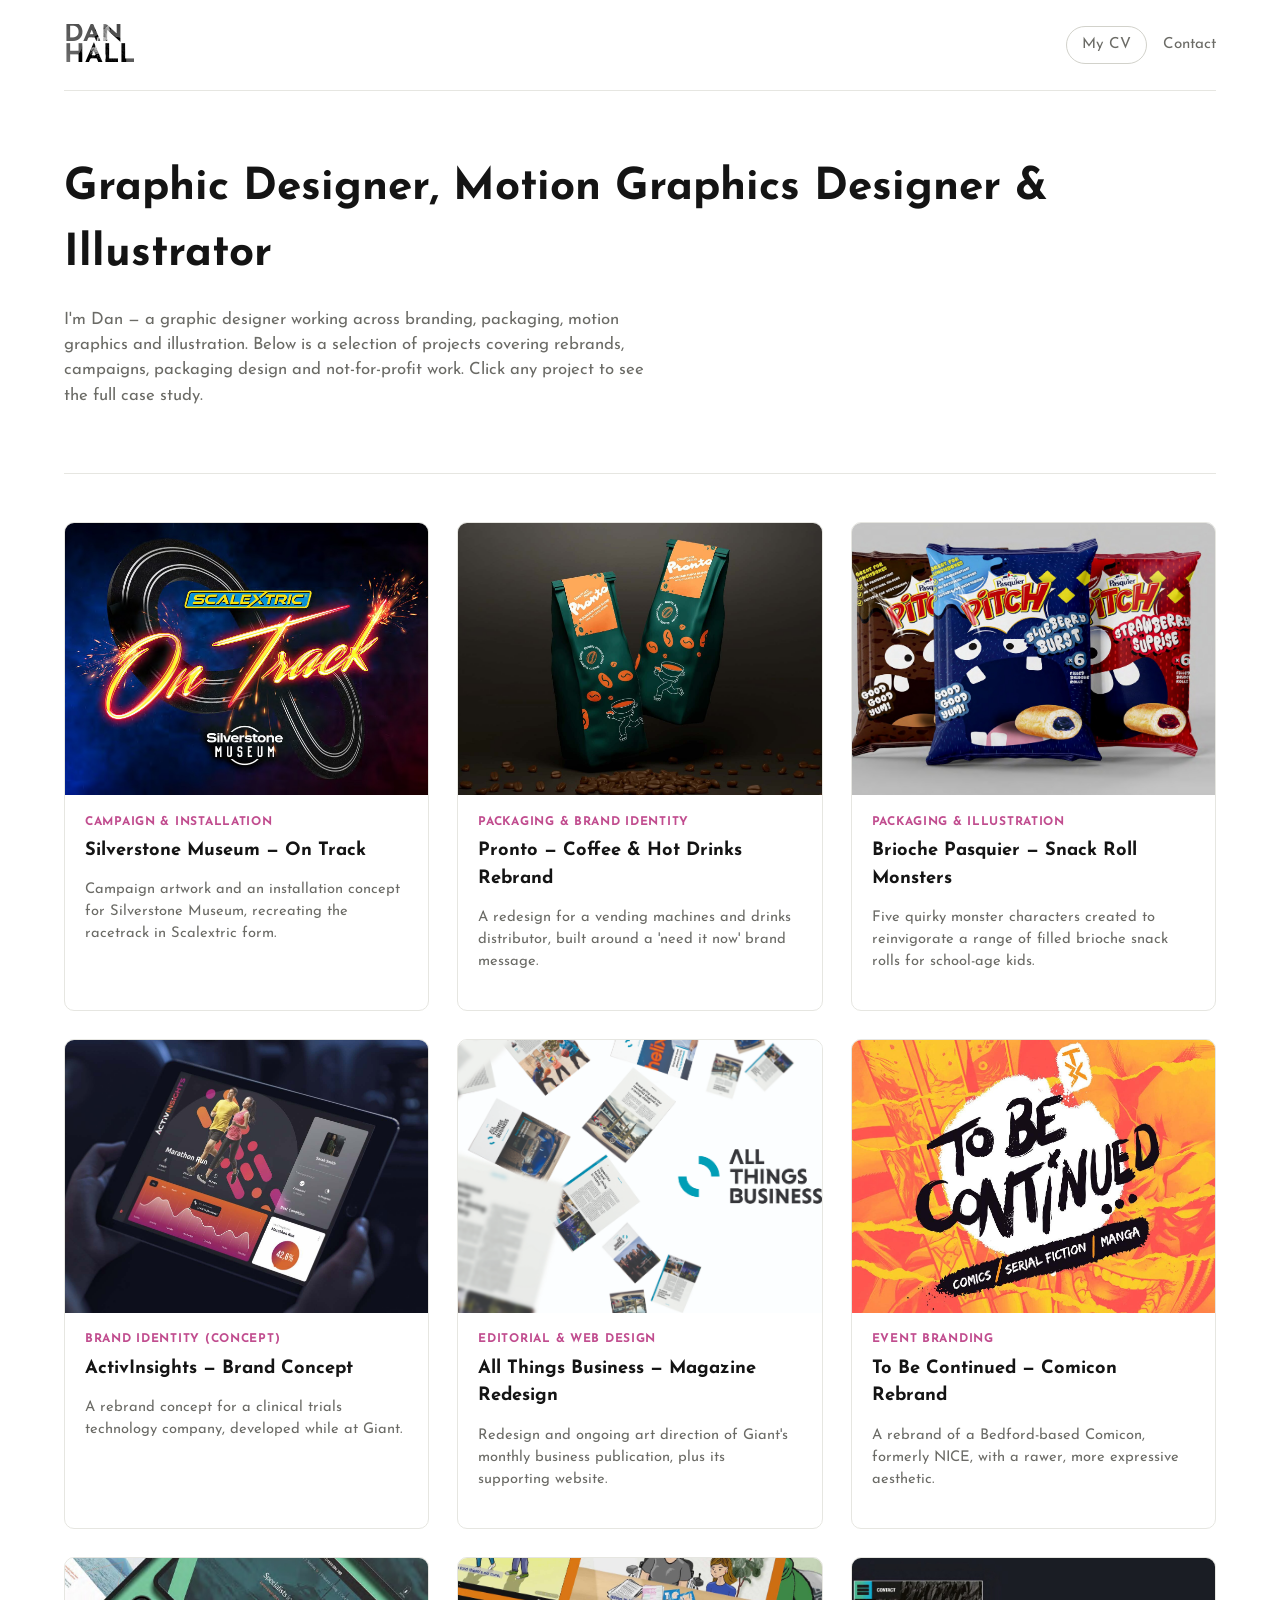
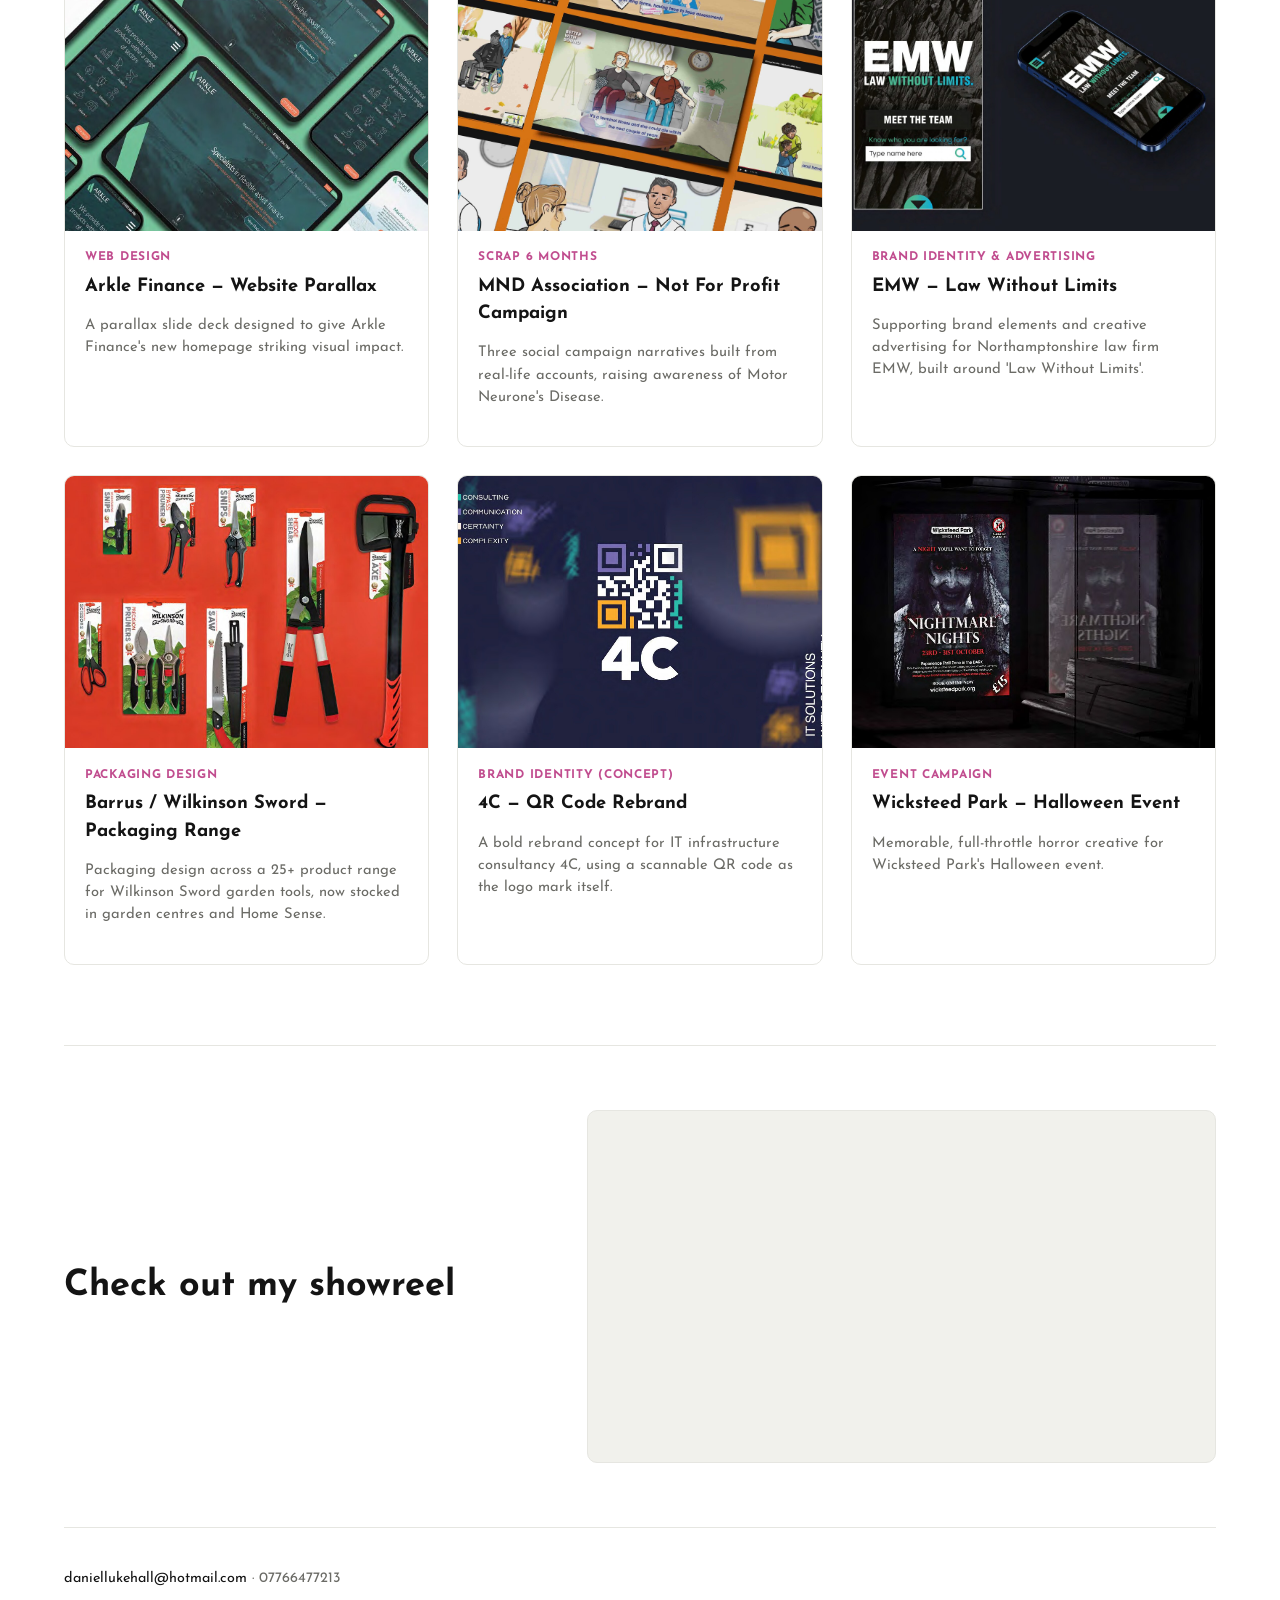
<file: dan/index.html>
<!doctype html>
<html lang="en">
<head>
  <meta charset="utf-8">
  <meta name="viewport" content="width=device-width, initial-scale=1">
  <title>Portfolio</title>
  <meta name="description" content="Graphic design, motion graphics and illustration portfolio.">
  <link rel="preconnect" href="https://fonts.googleapis.com">
  <link rel="preconnect" href="https://fonts.gstatic.com" crossorigin>
  <link href="https://fonts.googleapis.com/css2?family=Josefin+Sans:ital,wght@0,100..700;1,100..700&display=swap" rel="stylesheet">
  <link rel="stylesheet" href="/dan/css/style.css">
</head>
<body>
  <div class="wrap">
    <header class="site-header">
      <div class="logo" id="logo">&nbsp;</div>
      <nav>
        <a href="#" id="nav-cv" class="nav-cv-btn" style="display:none;">My CV</a>
        <a href="#" id="nav-contact">Contact</a>
      </nav>
    </header>

    <div id="banner-wrap"></div>

    <section class="intro">
      <h1 id="intro-heading">&nbsp;</h1>
      <p id="intro-text">&nbsp;</p>
    </section>

    <section id="grid" class="grid">
      <div class="loading">Loading projects…</div>
    </section>

    <section id="showreel-wrap"></section>

    <footer class="site-footer">
      <div id="footer-contact"></div>
    </footer>
  </div>

  <script src="/dan/js/main.js"></script>
</body>
</html>
</file>
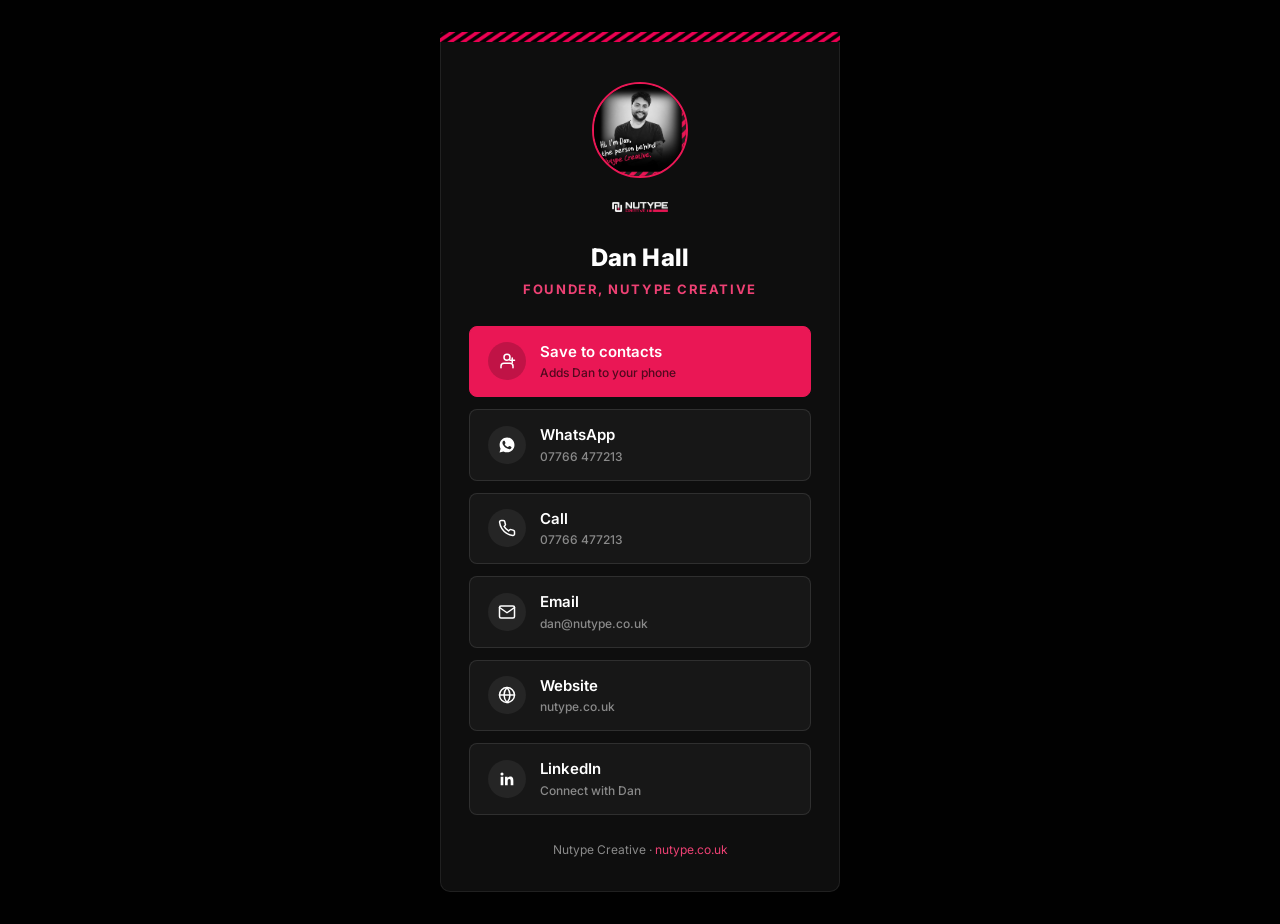
<file: card.html>
<!DOCTYPE html>
<html lang="en-GB">
<head>
<meta charset="UTF-8">
<meta name="viewport" content="width=device-width, initial-scale=1.0">
<title>Dan Hall | Nutype Creative</title>
<meta name="description" content="Save Dan Hall's contact details, or get in touch via WhatsApp, email, website or LinkedIn.">
<meta name="robots" content="noindex, nofollow">
<meta name="theme-color" content="#010101">
<link rel="icon" href="assets/logo-mark-07.png">
<link rel="preconnect" href="https://fonts.googleapis.com">
<link rel="preconnect" href="https://fonts.gstatic.com" crossorigin>
<link href="https://fonts.googleapis.com/css2?family=Inter:wght@400;500;600;700;800;900&display=swap" rel="stylesheet">
<style>
  :root{
    --black:#010101;
    --pink:#EA1755;
    --pink-text:#EE4174;
    --white:#ffffff;
    --gray:#8a8a8a;
    --dark-card:#0e0e0e;
    --font:'Inter',-apple-system,sans-serif;
  }
  *{margin:0;padding:0;box-sizing:border-box;}
  html{scroll-behavior:smooth;}
  body{
    background:var(--black);
    color:var(--white);
    font-family:var(--font);
    min-height:100vh;
    display:flex;
    align-items:center;
    justify-content:center;
    padding:32px 18px;
    line-height:1.5;
  }
  .card{
    width:100%;
    max-width:400px;
  }
  .tape{
    height:10px;width:100%;overflow:hidden;position:relative;border-radius:4px 4px 0 0;
  }
  .tape-track{
    position:absolute;inset:0;width:200%;
    background:url('assets/tape-repeat.png') repeat-x;background-size:auto 100%;
    animation:tape-scroll 14s linear infinite;
  }
  @keyframes tape-scroll{from{transform:translateX(0);}to{transform:translateX(-50%);}}
  .card-body{
    background:var(--dark-card);
    border:1px solid rgba(255,255,255,.08);
    border-top:0;
    border-radius:0 0 10px 10px;
    padding:40px 28px 32px;
    text-align:center;
  }
  .avatar{
    width:96px;height:96px;border-radius:50%;
    object-fit:cover;margin:0 auto 18px;
    border:2px solid var(--pink);
    display:block;
  }
  .logo{height:22px;width:auto;margin:0 auto 22px;display:block;}
  h1{
    font-size:24px;font-weight:800;letter-spacing:.01em;margin-bottom:4px;
  }
  .role{
    color:var(--pink-text);font-size:13px;font-weight:700;letter-spacing:.12em;
    text-transform:uppercase;margin-bottom:26px;
  }
  .actions{display:flex;flex-direction:column;gap:12px;}
  .btn{
    display:flex;align-items:center;gap:14px;
    width:100%;padding:14px 18px;border-radius:8px;
    background:rgba(255,255,255,.04);border:1px solid rgba(255,255,255,.1);
    color:var(--white);font-family:var(--font);font-size:15px;font-weight:600;
    text-decoration:none;cursor:pointer;text-align:left;
    transition:border-color .2s ease,background .2s ease,transform .2s ease;
  }
  .btn:hover{border-color:var(--pink);background:rgba(234,23,85,.08);transform:translateY(-1px);}
  .btn .icon{
    flex:0 0 auto;width:38px;height:38px;border-radius:50%;
    display:flex;align-items:center;justify-content:center;
    background:rgba(255,255,255,.06);
  }
  .btn .icon svg{width:18px;height:18px;}
  .btn .label{flex:1;}
  .btn .label small{display:block;color:var(--gray);font-size:12px;font-weight:500;margin-top:1px;}
  .btn.primary{
    background:var(--pink);border-color:var(--pink);
  }
  .btn.primary:hover{background:var(--pink-text);border-color:var(--pink-text);}
  .btn.primary .icon{background:rgba(1,1,1,.18);}
  .btn.primary .label small{color:rgba(1,1,1,.65);}
  .footer-note{
    margin-top:26px;font-size:12px;color:var(--gray);
  }
  .footer-note a{color:var(--pink-text);text-decoration:none;}
</style>
</head>
<body>

<div class="card">
  <div class="tape"><div class="tape-track"></div></div>
  <div class="card-body">
    <img class="avatar" src="assets/dan-portrait.jpg" alt="Dan Hall">
    <img class="logo" src="assets/logo-dark.png" alt="Nutype Creative">
    <h1>Dan Hall</h1>
    <div class="role">Founder, Nutype Creative</div>

    <div class="actions">
      <a class="btn primary" id="save-contact" href="#">
        <span class="icon"><svg viewBox="0 0 24 24" fill="none" stroke="currentColor" stroke-width="2" stroke-linecap="round" stroke-linejoin="round"><path d="M20 21v-2a4 4 0 0 0-4-4H8a4 4 0 0 0-4 4v2"/><circle cx="12" cy="7" r="4"/><path d="M19 8v6M22 11h-6"/></svg></span>
        <span class="label">Save to contacts<small>Adds Dan to your phone</small></span>
      </a>

      <a class="btn" href="https://wa.me/447766477213" target="_blank" rel="noopener">
        <span class="icon"><svg viewBox="0 0 24 24" fill="currentColor"><path d="M12.04 2C6.58 2 2.13 6.45 2.13 11.91c0 1.75.46 3.45 1.32 4.95L2.05 22l5.25-1.38a9.9 9.9 0 0 0 4.74 1.21h.01c5.46 0 9.91-4.45 9.91-9.91C21.96 6.45 17.5 2 12.04 2zm5.83 14.1c-.25.7-1.24 1.28-2.03 1.45-.54.11-1.24.2-3.6-.77-3.02-1.25-4.96-4.32-5.11-4.52-.15-.2-1.22-1.62-1.22-3.09 0-1.47.77-2.19 1.04-2.49.27-.3.6-.37.8-.37.2 0 .4 0 .57.01.18.01.43-.07.67.51.25.6.85 2.07.92 2.22.07.15.12.33.02.53-.1.2-.15.32-.3.49-.15.17-.31.38-.44.51-.15.15-.3.31-.13.6.17.3.76 1.25 1.63 2.02 1.12 1 2.07 1.31 2.37 1.46.3.15.47.12.65-.08.17-.2.74-.86.94-1.16.2-.3.4-.25.67-.15.27.1 1.73.82 2.03.97.3.15.5.22.57.35.08.12.08.72-.17 1.41z"/></svg></span>
        <span class="label">WhatsApp<small>07766 477213</small></span>
      </a>

      <a class="btn" href="tel:+447766477213">
        <span class="icon"><svg viewBox="0 0 24 24" fill="none" stroke="currentColor" stroke-width="2" stroke-linecap="round" stroke-linejoin="round"><path d="M22 16.92v3a2 2 0 0 1-2.18 2 19.79 19.79 0 0 1-8.63-3.07 19.5 19.5 0 0 1-6-6 19.79 19.79 0 0 1-3.07-8.67A2 2 0 0 1 4.11 2h3a2 2 0 0 1 2 1.72c.13.96.36 1.9.68 2.81a2 2 0 0 1-.45 2.11L8.09 9.91a16 16 0 0 0 6 6l1.27-1.27a2 2 0 0 1 2.11-.45c.91.32 1.85.55 2.81.68A2 2 0 0 1 22 16.92z"/></svg></span>
        <span class="label">Call<small>07766 477213</small></span>
      </a>

      <a class="btn" href="mailto:dan@nutype.co.uk">
        <span class="icon"><svg viewBox="0 0 24 24" fill="none" stroke="currentColor" stroke-width="2" stroke-linecap="round" stroke-linejoin="round"><path d="M4 4h16v16H4z" opacity="0"/><path d="M22 6l-10 7L2 6"/><rect x="2" y="4" width="20" height="16" rx="2"/></svg></span>
        <span class="label">Email<small>dan@nutype.co.uk</small></span>
      </a>

      <a class="btn" href="https://nutype.co.uk" target="_blank" rel="noopener">
        <span class="icon"><svg viewBox="0 0 24 24" fill="none" stroke="currentColor" stroke-width="2" stroke-linecap="round" stroke-linejoin="round"><circle cx="12" cy="12" r="10"/><path d="M2 12h20M12 2a15.3 15.3 0 0 1 4 10 15.3 15.3 0 0 1-4 10 15.3 15.3 0 0 1-4-10 15.3 15.3 0 0 1 4-10z"/></svg></span>
        <span class="label">Website<small>nutype.co.uk</small></span>
      </a>

      <a class="btn" href="https://www.linkedin.com/in/daniellukehall1" target="_blank" rel="noopener">
        <span class="icon"><svg viewBox="0 0 24 24" fill="currentColor"><path d="M20.45 20.45h-3.55v-5.57c0-1.33-.02-3.03-1.85-3.03-1.85 0-2.14 1.45-2.14 2.94v5.66H9.36V9h3.41v1.56h.05c.48-.9 1.64-1.85 3.38-1.85 3.6 0 4.27 2.37 4.27 5.46v6.28zM5.34 7.43a2.06 2.06 0 1 1 0-4.12 2.06 2.06 0 0 1 0 4.12zM7.11 20.45H3.56V9h3.55v11.45z"/></svg></span>
        <span class="label">LinkedIn<small>Connect with Dan</small></span>
      </a>
    </div>

    <div class="footer-note">Nutype Creative &middot; <a href="https://nutype.co.uk">nutype.co.uk</a></div>
  </div>
</div>

<script>
  document.getElementById('save-contact').addEventListener('click', function(e){
    e.preventDefault();
    var vcard = [
      'BEGIN:VCARD',
      'VERSION:3.0',
      'N:Hall;Daniel;;;',
      'FN:Dan Hall',
      'ORG:Nutype Creative',
      'TITLE:Founder',
      'TEL;TYPE=CELL:+447766477213',
      'EMAIL;TYPE=INTERNET:dan@nutype.co.uk',
      'URL:https://nutype.co.uk',
      'item1.URL:https://www.linkedin.com/in/daniellukehall1',
      'item1.X-ABLabel:LinkedIn',
      'END:VCARD'
    ].join('\r\n');

    var blob = new Blob([vcard], {type: 'text/vcard;charset=utf-8'});
    var url = URL.createObjectURL(blob);
    var a = document.createElement('a');
    a.href = url;
    a.download = 'dan-hall-nutype.vcf';
    document.body.appendChild(a);
    a.click();
    document.body.removeChild(a);
    setTimeout(function(){ URL.revokeObjectURL(url); }, 1000);
  });
</script>

</body>
</html>
</file>
<file: dan/css/style.css>
:root {
  --bg: #ffffff;
  --fg: #141414;
  --muted: #6b6b66;
  --accent: #ff77b9;
  --accent-text: #c14d8f;
  --border: #e6e6e1;
  --border-strong: #d2d2cb;
  --card-bg: #ffffff;
  --thumb-bg: #f1f1ec;
  --max: 1200px;
  font-size: 16px;
}

* { box-sizing: border-box; }

html, body {
  margin: 0;
  padding: 0;
  background: var(--bg);
  color: var(--fg);
  font-family: "Josefin Sans", -apple-system, BlinkMacSystemFont, "Helvetica Neue", Arial, sans-serif;
  line-height: 1.5;
  -webkit-font-smoothing: antialiased;
}

img { max-width: 100%; display: block; }

a { color: inherit; text-decoration: none; }

.wrap {
  max-width: var(--max);
  margin: 0 auto;
  padding: 0 1.5rem;
}

@media (max-width: 420px) {
  .wrap { padding: 0 1rem; }
  .logo { font-size: 1.35rem; }
}

/* Header */
.site-header {
  display: flex;
  align-items: center;
  justify-content: space-between;
  padding: 1.5rem 0;
  border-bottom: 1px solid var(--border);
}

.logo {
  font-size: 1.6rem;
  font-weight: 700;
  letter-spacing: 0;
  text-transform: uppercase;
  line-height: 0.82;
  white-space: pre-line;
  display: block;
}

.logo img { height: 40px; width: auto; }

.logo.photo-mask {
  background-image: var(--logo-photo);
  background-size: cover;
  background-position: center;
  background-repeat: no-repeat;
  filter: contrast(1.25) brightness(0.85);
  -webkit-background-clip: text;
  background-clip: text;
  color: transparent;
}

@supports not ((background-clip: text) or (-webkit-background-clip: text)) {
  .logo.photo-mask { color: var(--fg); background: none; filter: none; }
}

.site-header nav {
  display: flex;
  align-items: center;
  gap: 1rem;
}

.site-header nav a {
  color: var(--muted);
  font-size: 0.95rem;
}

.site-header nav a:hover { color: var(--fg); }

.nav-cv-btn {
  border: 1px solid var(--border-strong);
  border-radius: 999px;
  padding: 0.4rem 0.95rem;
  font-size: 0.85rem;
  transition: border-color 0.15s ease, color 0.15s ease;
}

.nav-cv-btn:hover {
  border-color: var(--accent-text);
  color: var(--fg);
}

@media (max-width: 420px) {
  .site-header nav { gap: 0.5rem; }
  .nav-cv-btn { padding: 0.35rem 0.7rem; font-size: 0.8rem; }
}

/* Header banner */
.banner {
  margin: 1.5rem 0 0;
  border-radius: 10px;
  overflow: hidden;
  aspect-ratio: 16 / 5;
  background: var(--thumb-bg);
  border: 1px solid var(--border);
}

.banner img {
  width: 100%;
  height: 100%;
  object-fit: cover;
}

@media (max-width: 640px) {
  .banner { aspect-ratio: 16 / 9; }
}

/* Showreel */
.showreel {
  display: grid;
  grid-template-columns: 1fr 1.3fr;
  gap: 2.5rem;
  align-items: center;
  padding: 4rem 0;
  border-top: 1px solid var(--border);
}

.showreel h2 {
  font-size: clamp(1.5rem, 3.5vw, 2.25rem);
  font-weight: 800;
  margin: 0;
}

.showreel .video-frame {
  position: relative;
  width: 100%;
  aspect-ratio: 16 / 9;
  border-radius: 10px;
  overflow: hidden;
  background: var(--thumb-bg);
  border: 1px solid var(--border);
}

.showreel .video-frame iframe {
  position: absolute;
  inset: 0;
  width: 100%;
  height: 100%;
  border: 0;
}

@media (max-width: 720px) {
  .showreel {
    grid-template-columns: 1fr;
    gap: 1.25rem;
    padding: 2.5rem 0;
  }
}

/* Intro */
.intro {
  padding: 4rem 0 3rem;
  border-bottom: 1px solid var(--border);
}

.intro h1 {
  font-size: clamp(1.75rem, 4vw, 2.75rem);
  font-weight: 800;
  max-width: 40ch;
  margin: 0 0 1.25rem;
}

.intro p {
  color: var(--muted);
  max-width: 60ch;
  font-size: 1.05rem;
}

/* Project grid */
.grid {
  display: grid;
  grid-template-columns: repeat(auto-fit, minmax(min(280px, 100%), 1fr));
  gap: 1.75rem;
  padding: 3rem 0 5rem;
}

.card {
  display: block;
  background: var(--card-bg);
  border: 1px solid var(--border);
  border-radius: 10px;
  overflow: hidden;
  transition: transform 0.15s ease, border-color 0.15s ease, box-shadow 0.15s ease;
}

.card:hover {
  transform: translateY(-3px);
  border-color: var(--border-strong);
  box-shadow: 0 8px 24px rgba(20, 20, 20, 0.08);
}

.card .thumb {
  aspect-ratio: 4 / 3;
  overflow: hidden;
  background: var(--thumb-bg);
}

.card .thumb img {
  width: 100%;
  height: 100%;
  object-fit: cover;
}

.card .card-body { padding: 1.1rem 1.25rem 1.4rem; }

.card .category {
  color: var(--accent-text);
  font-size: 0.75rem;
  text-transform: uppercase;
  letter-spacing: 0.06em;
  font-weight: 700;
}

.card h3 {
  margin: 0.4rem 0 0.4rem;
  font-size: 1.15rem;
  font-weight: 700;
}

.card .summary {
  color: var(--muted);
  font-size: 0.92rem;
}

/* Footer */
.site-footer {
  border-top: 1px solid var(--border);
  padding: 2.5rem 0;
  color: var(--muted);
  font-size: 0.9rem;
}

.site-footer a { color: var(--fg); }

/* Case study page */
.back-link {
  display: inline-block;
  margin: 2rem 0 0;
  color: var(--muted);
  font-size: 0.9rem;
}
.back-link:hover { color: var(--fg); }

.case-header { padding: 1.5rem 0 2.5rem; border-bottom: 1px solid var(--border); }
.case-header .category {
  color: var(--accent-text);
  font-size: 0.8rem;
  text-transform: uppercase;
  letter-spacing: 0.06em;
  font-weight: 700;
}
.case-header h1 { font-size: clamp(1.75rem, 4vw, 2.5rem); margin: 0.5rem 0 1rem; }
.case-header .body-text { color: var(--muted); max-width: 70ch; font-size: 1.05rem; }

.case-gallery {
  display: grid;
  grid-template-columns: 1fr;
  gap: 1.25rem;
  padding: 3rem 0 5rem;
}

.case-gallery img {
  width: 100%;
  height: 100%;
  display: block;
  border-radius: 8px;
  border: 1px solid var(--border);
  background: var(--thumb-bg);
  aspect-ratio: 4 / 3;
  object-fit: cover;
  cursor: zoom-in;
}

.case-gallery img.full {
  aspect-ratio: 16 / 10;
}

.loading, .empty {
  padding: 4rem 0;
  color: var(--muted);
  text-align: center;
}

@media (min-width: 560px) {
  .case-gallery { grid-template-columns: repeat(2, 1fr); gap: 1.5rem; }
  .case-gallery img.full { grid-column: 1 / -1; }
}

/* Lightbox */
.lightbox {
  position: fixed;
  inset: 0;
  background: rgba(10, 10, 10, 0.92);
  display: flex;
  align-items: center;
  justify-content: center;
  padding: 4rem 1.5rem;
  z-index: 1000;
  cursor: zoom-out;
}

.lightbox[hidden] { display: none; }

.lightbox img {
  max-width: 100%;
  max-height: 100%;
  width: auto;
  height: auto;
  object-fit: contain;
  border-radius: 6px;
  cursor: default;
  box-shadow: 0 20px 60px rgba(0, 0, 0, 0.5);
}

.lightbox-close {
  position: fixed;
  top: 1.25rem;
  right: 1.25rem;
  width: 44px;
  height: 44px;
  border-radius: 50%;
  background: rgba(255, 255, 255, 0.1);
  border: 1px solid rgba(255, 255, 255, 0.3);
  color: #fff;
  font-size: 1.75rem;
  line-height: 1;
  display: flex;
  align-items: center;
  justify-content: center;
  cursor: pointer;
  z-index: 1001;
  padding: 0;
}

.lightbox-close:hover { background: rgba(255, 255, 255, 0.2); }

@media (max-width: 420px) {
  .lightbox { padding: 3.5rem 1rem 1.5rem; }
  .lightbox-close { top: 0.75rem; right: 0.75rem; width: 38px; height: 38px; font-size: 1.5rem; }
}
</file>
